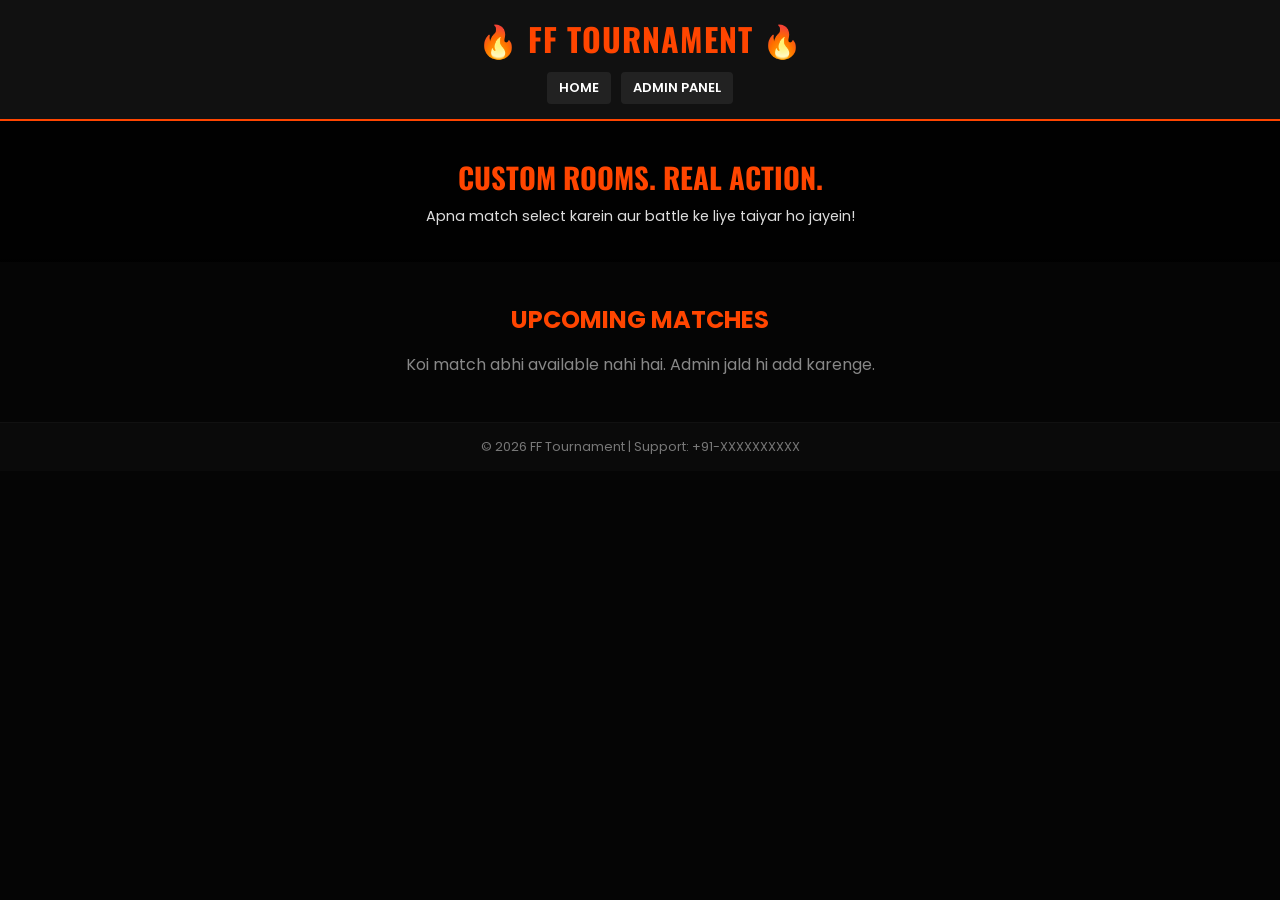
<file: public/index.html>
<!DOCTYPE html>
<html lang="en">
<head>
    <meta charset="UTF-8">
    <meta name="viewport" content="width=device-width, initial-scale=1.0">
    <title>FF Tournament - Battleground</title>
    <link rel="stylesheet" href="style.css">
</head>
<body>
    <header>
        <h1>🔥 FF TOURNAMENT 🔥</h1>
        <div class="nav"><a href="index.html">Home</a><a href="login.html">Admin Panel</a></div>
    </header>

    <div class="hero-banner">
        <h2>CUSTOM ROOMS. REAL ACTION.</h2>
        <p>Apna match select karein aur battle ke liye taiyar ho jayein!</p>
    </div>

    <h2 style="text-align: center; margin-top: 40px; color: #ff4500;">UPCOMING MATCHES</h2>
    
    <div class="match-grid" id="matchesContainer">
        <!-- JS automatically yahan match cards daal dega -->
    </div>

    <footer><p>&copy; 2026 FF Tournament | Support: +91-XXXXXXXXXX</p></footer>
    
    <!-- Yahan humne bahar wali JS file link kar di -->
    <script src="script.js"></script>
</body>
</html>
</file>
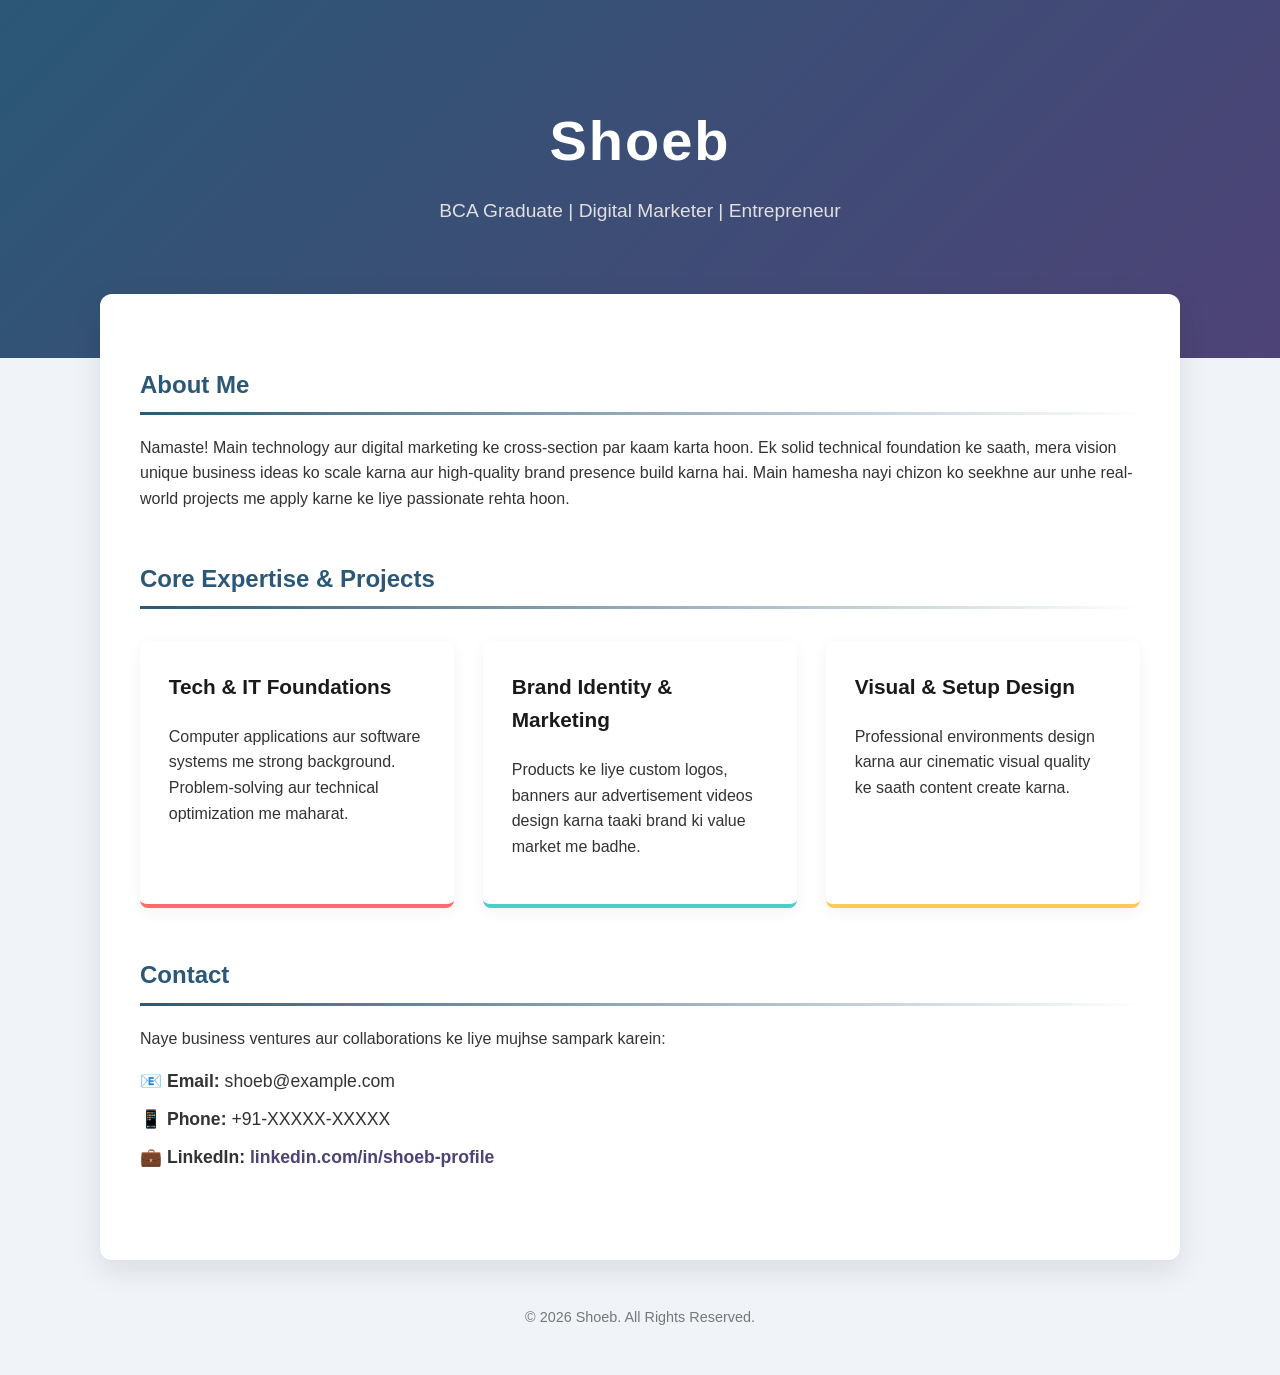
<file: got.html>
<!DOCTYPE html>
<html lang="en">
<head>
    <meta charset="UTF-8">
    <meta name="viewport" content="width=device-width, initial-scale=1.0">
    <title>Shoeb - Professional Profile</title>
    <style>
        /* Base Styles & Background */
        body { 
            font-family: 'Segoe UI', Tahoma, Geneva, Verdana, sans-serif; 
            margin: 0; 
            padding: 0; 
            color: #333; 
            line-height: 1.6; 
            background-color: #f0f4f8; /* Soft light blue/grey background */
            overflow-x: hidden;
        }

        /* Gradient & Animated Header */
        header { 
            background: linear-gradient(135deg, #2b5876 0%, #4e4376 100%); 
            color: #fff; 
            text-align: center; 
            padding: 6rem 1rem 7rem 1rem; 
            position: relative;
        }
        
        header h1 { 
            margin: 0; 
            font-size: 3.5rem; 
            letter-spacing: 2px;
            animation: fadeInDown 1s ease-out;
        }

        header p { 
            font-size: 1.2rem; 
            color: #e0e0e0; 
            margin-top: 10px; 
            font-weight: 300;
            animation: fadeInDown 1.2s ease-out;
        }

        /* Main Container */
        .container { 
            max-width: 1000px; 
            margin: auto; 
            padding: 2.5rem; 
            background: #fff;
            box-shadow: 0 10px 30px rgba(0,0,0,0.1);
            margin-top: -4rem;
            border-radius: 12px;
            position: relative;
            animation: slideUp 1s ease-out forwards;
            opacity: 0;
        }

        h2 { 
            border-bottom: 3px solid transparent;
            border-image: linear-gradient(to right, #2b5876, transparent) 1;
            padding-bottom: 0.5rem; 
            color: #2b5876; 
            margin-top: 2rem;
        }

        .section { 
            margin-bottom: 3rem; 
            animation: fadeIn 1.5s ease-out forwards;
            opacity: 0;
        }

        /* Staggered animation delays for sections */
        .section:nth-child(1) { animation-delay: 0.2s; }
        .section:nth-child(2) { animation-delay: 0.4s; }
        .section:nth-child(3) { animation-delay: 0.6s; }

        /* Colorful Grid Cards */
        .skills-grid { 
            display: grid; 
            grid-template-columns: repeat(auto-fit, minmax(280px, 1fr)); 
            gap: 1.8rem; 
            margin-top: 2rem; 
        }

        .card { 
            background: #ffffff; 
            padding: 1.8rem; 
            border-radius: 8px; 
            box-shadow: 0 4px 15px rgba(0,0,0,0.05);
            transition: all 0.4s ease;
            position: relative;
            overflow: hidden;
            z-index: 1;
        }

        /* Custom Colors for each card border */
        .card:nth-child(1) { border-bottom: 4px solid #ff6b6b; }
        .card:nth-child(2) { border-bottom: 4px solid #4ecdc4; }
        .card:nth-child(3) { border-bottom: 4px solid #feca57; }

        /* Hover Animation for Cards */
        .card:hover {
            transform: translateY(-10px);
            box-shadow: 0 15px 30px rgba(0,0,0,0.15);
        }

        .card::before {
            content: "";
            position: absolute;
            top: 0; left: 0; right: 0; bottom: 0;
            background: linear-gradient(135deg, rgba(43,88,118,0.05) 0%, rgba(78,67,118,0.05) 100%);
            z-index: -1;
            transform: scaleY(0);
            transform-origin: bottom;
            transition: transform 0.4s ease;
        }

        .card:hover::before {
            transform: scaleY(1);
        }

        .card h3 {
            margin-top: 0;
            color: #1a1a1a;
            font-size: 1.3rem;
        }

        /* Links and Footer */
        ul { list-style-type: none; padding: 0; }
        ul li { margin-bottom: 10px; font-size: 1.1rem; }
        
        a { 
            color: #4e4376; 
            text-decoration: none; 
            font-weight: bold;
            transition: color 0.3s ease;
        }
        
        a:hover {
            color: #ff6b6b;
            text-decoration: underline;
        }

        footer { 
            text-align: center; 
            padding: 2rem 0; 
            color: #777;
            font-size: 0.9rem;
            animation: fadeIn 2s ease-out;
        }

        /* --- Keyframe Animations --- */
        @keyframes slideUp {
            from { opacity: 0; transform: translateY(40px); }
            to { opacity: 1; transform: translateY(0); }
        }

        @keyframes fadeInDown {
            from { opacity: 0; transform: translateY(-20px); }
            to { opacity: 1; transform: translateY(0); }
        }

        @keyframes fadeIn {
            from { opacity: 0; }
            to { opacity: 1; }
        }
    </style>
</head>
<body>

    <header>
        <h1>Shoeb</h1>
        <p>BCA Graduate | Digital Marketer | Entrepreneur</p>
    </header>

    <div class="container">
        
        <div class="section">
            <h2>About Me</h2>
            <p>Namaste! Main technology aur digital marketing ke cross-section par kaam karta hoon. Ek solid technical foundation ke saath, mera vision unique business ideas ko scale karna aur high-quality brand presence build karna hai. Main hamesha nayi chizon ko seekhne aur unhe real-world projects me apply karne ke liye passionate rehta hoon.</p>
        </div>

        <div class="section">
            <h2>Core Expertise & Projects</h2>
            <div class="skills-grid">
                <div class="card">
                    <h3>Tech & IT Foundations</h3>
                    <p>Computer applications aur software systems me strong background. Problem-solving aur technical optimization me maharat.</p>
                </div>
                <div class="card">
                    <h3>Brand Identity & Marketing</h3>
                    <p>Products ke liye custom logos, banners aur advertisement videos design karna taaki brand ki value market me badhe.</p>
                </div>
                <div class="card">
                    <h3>Visual & Setup Design</h3>
                    <p>Professional environments design karna aur cinematic visual quality ke saath content create karna.</p>
                </div>
            </div>
        </div>

        <div class="section">
            <h2>Contact</h2>
            <p>Naye business ventures aur collaborations ke liye mujhse sampark karein:</p>
            <ul>
                <li>📧 <strong>Email:</strong> shoeb@example.com</li>
                <li>📱 <strong>Phone:</strong> +91-XXXXX-XXXXX</li>
                <li>💼 <strong>LinkedIn:</strong> <a href="#">linkedin.com/in/shoeb-profile</a></li>
            </ul>
        </div>

    </div>

    <footer>
        <p>&copy; 2026 Shoeb. All Rights Reserved.</p>
    </footer>

</body>
</html>
</file>
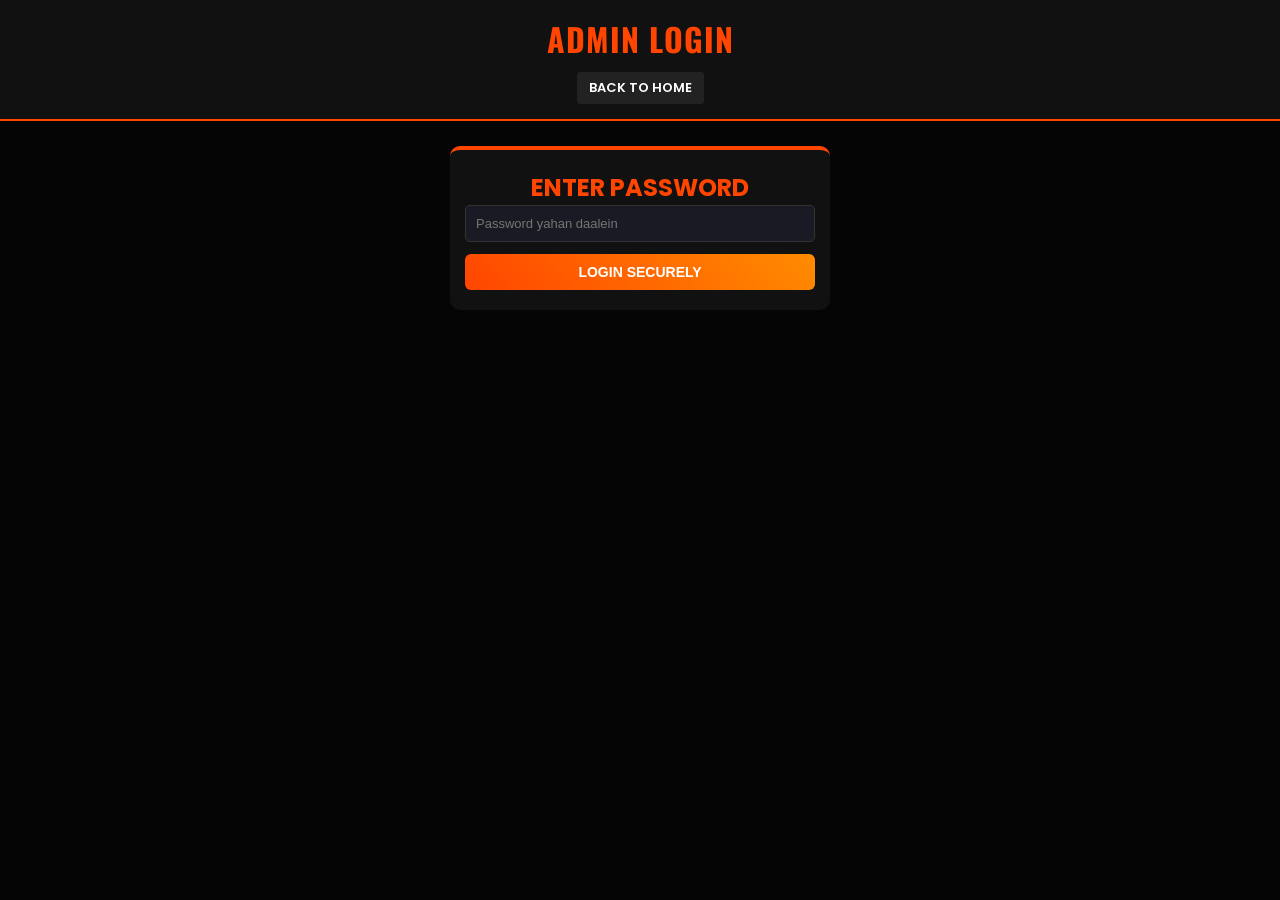
<file: public/admin.html>
<!DOCTYPE html>
<html lang="en">
<head>
    <meta charset="UTF-8">
    <meta name="viewport" content="width=device-width, initial-scale=1.0">
    <title>Admin Panel</title>
    <link rel="stylesheet" href="style.css">
</head>
<body>
    <header>
        <h1>Admin Control Panel</h1>
        <div class="nav"><a href="index.html">Homepage</a><a href="#" id="logoutBtn" style="color: #ff4500;">Logout</a></div>
    </header>

    <!-- Naya Match Add Karne Ka Form -->
    <div class="form-container">
        <h2 style="color: #ff4500; text-align: center; margin-top: 0;">ADD NEW MATCH</h2>
        <form id="addMatchForm">
            <div class="form-group"><label>Match Ka Naam</label><input type="text" id="title" required placeholder="e.g. FF Squad Battle #1"></div>
            <div class="form-group"><label>Date aur Time</label><input type="text" id="time" required placeholder="e.g. Sunday, 8:00 PM"></div>
            <div class="form-group"><label>Map</label><input type="text" id="map" required placeholder="e.g. Bermuda"></div>
            <div class="form-group"><label>Entry Fee (₹)</label><input type="number" id="fee" required placeholder="e.g. 100"></div>
            <div class="form-group"><label>Winning Prize (₹)</label><input type="number" id="prize" required placeholder="e.g. 1000"></div>
            <div class="form-group"><label>Total Slots (Spots)</label><input type="number" id="slots" required placeholder="e.g. 48"></div>
            <button type="submit" class="btn">Create Match</button>
        </form>
    </div>

    <!-- Matches Manage (Delete) Karne Ka Section -->
    <div class="form-container" style="margin-top: 20px; border-top: 4px solid #ff0000;">
        <h2 style="color: #ff0000; text-align: center; margin-top: 0;">MANAGE MATCHES</h2>
        <div id="adminMatchesList">
            <!-- JS yahan matches dikhayega delete button ke sath -->
        </div>
    </div>

    <script src="script.js"></script>
</body>
</html>
</file>
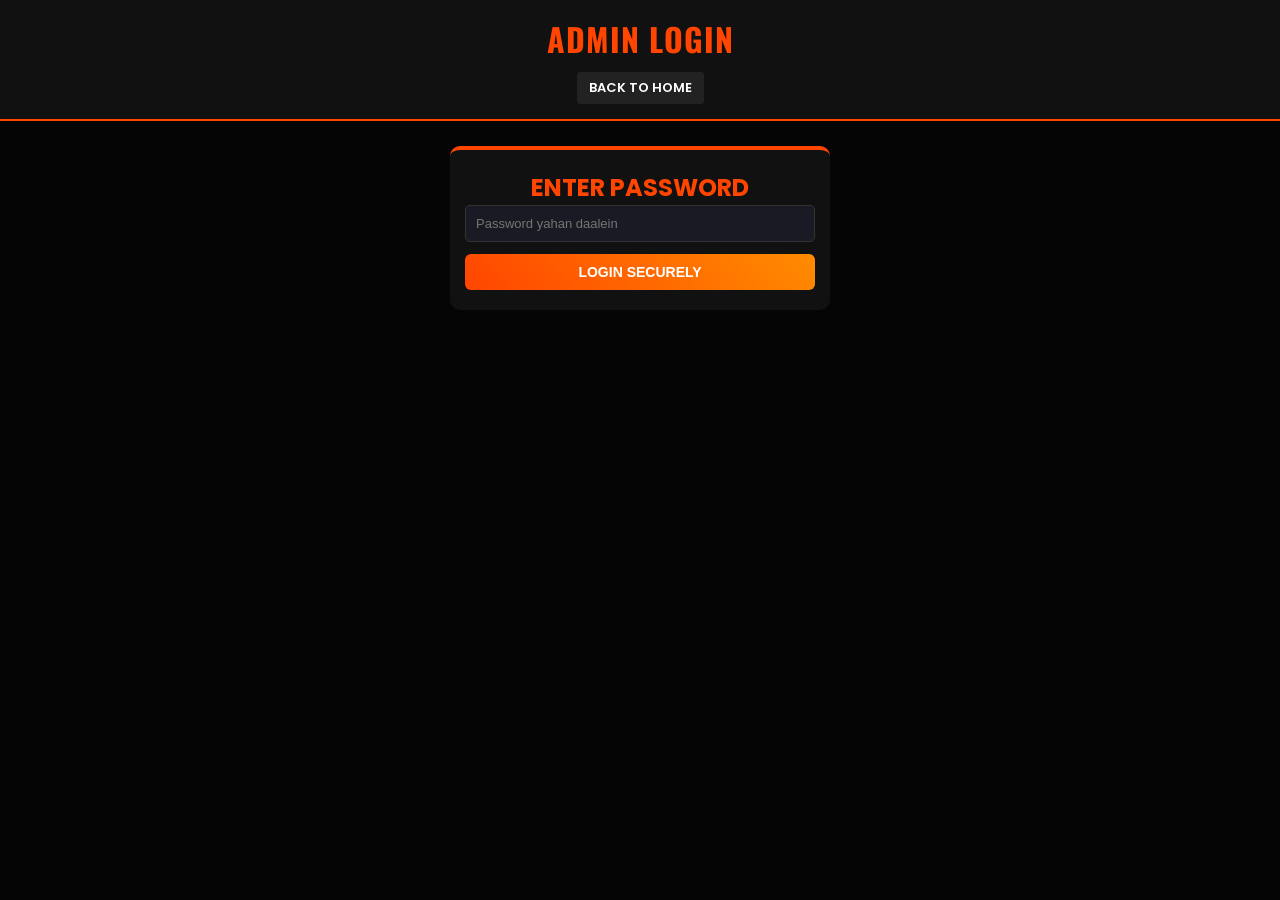
<file: public/login.html>
<!DOCTYPE html>
<html lang="en">
<head>
    <meta charset="UTF-8">
    <meta name="viewport" content="width=device-width, initial-scale=1.0">
    <title>Admin Login</title>
    <link rel="stylesheet" href="style.css">
</head>
<body>
    <header>
        <h1>ADMIN LOGIN</h1>
        <div class="nav"><a href="index.html">Back to Home</a></div>
    </header>

    <div class="form-container">
        <h2 style="color: #ff4500; text-align: center;">ENTER PASSWORD</h2>
        <form id="loginForm">
            <div class="form-group">
                <input type="password" id="adminPassword" required placeholder="Password yahan daalein">
            </div>
            <p id="errorMsg" style="color: #ff4500; display: none; text-align: center; margin-bottom: 10px;">Galat Password!</p>
            <button type="submit" class="btn">Login Securely</button>
        </form>
    </div>
    <script src="script.js"></script>
</body>
</html>
</file>
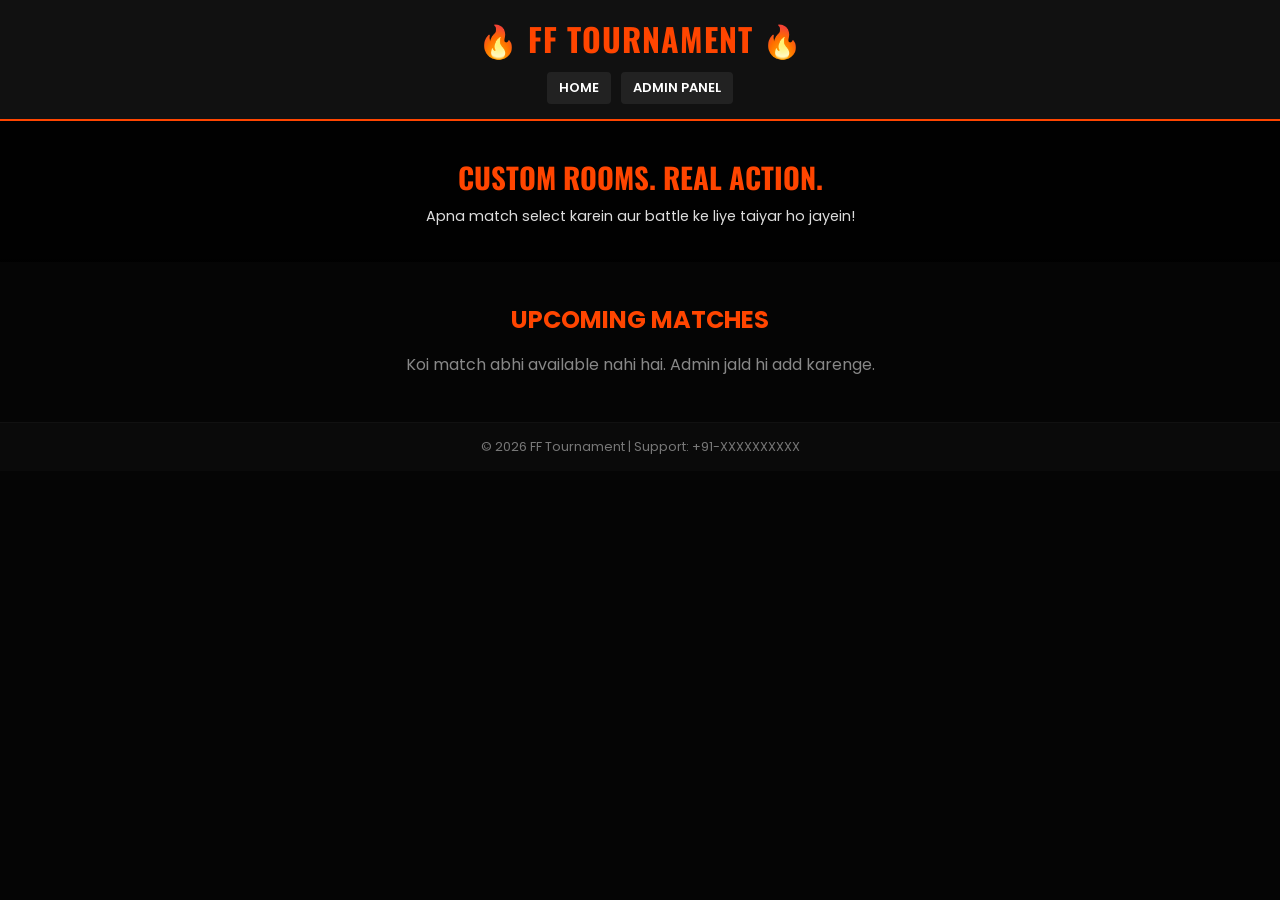
<file: public/register.html>
<!DOCTYPE html>
<html lang="en">
<head>
    <meta charset="UTF-8">
    <meta name="viewport" content="width=device-width, initial-scale=1.0">
    <title>Join Match</title>
    <link rel="stylesheet" href="style.css">
</head>
<body>
    <header>
        <h1>🔥 JOIN BATTLE 🔥</h1>
        <div class="nav"><a href="index.html">Cancel</a></div>
    </header>

    <div class="form-container">
        <h2 style="color: #ff4500; text-align: center; margin-top: 0;">TEAM ENTRY</h2>
        <p id="selectedMatchName" style="text-align:center; color:#ffcc00; font-weight:600; margin-bottom: 20px;"></p>
        
        <form id="registerForm">
            <div class="form-group"><label>Team / Squad Naam</label><input type="text" id="teamName" required placeholder="e.g. Team BOOYAH"></div>
            <div class="form-group"><label>Captain IGN</label><input type="text" id="captainName" required placeholder="FF In-game Name"></div>
            <div class="form-group"><label>WhatsApp Number</label><input type="tel" id="whatsapp" required pattern="[0-9]{10}" placeholder="10 Digit Number"></div>
            
            <div class="qr-section">
                <p style="color: #fff; font-size: 14px; margin-bottom: 10px;">Scan & Pay via UPI</p>
                <img src="https://via.placeholder.com/150?text=Upload+QR" alt="QR" style="border-radius: 5px; width: 120px;">
            </div>

            <div class="form-group"><label>UPI Transaction ID</label><input type="text" id="txnId" required placeholder="e.g. 312345678901"></div>
            <button type="submit" class="btn">Confirm Entry</button>
        </form>
    </div>
    <script src="script.js"></script>
</body>
</html>
</file>
<file: public/style.css>
@import url('https://fonts.googleapis.com/css2?family=Oswald:wght@500;700&family=Poppins:wght@300;400;600&display=swap');

/* Basic Reset & Body Setup */
* { box-sizing: border-box; margin: 0; padding: 0; }
body { 
    font-family: 'Poppins', sans-serif; 
    background-color: #050505; 
    color: #ffffff; 
    overflow-x: hidden; 
    width: 100%; 
}

/* Header & Compact Navigation */
header { 
    background-color: #111; 
    padding: 15px 10px; 
    text-align: center; 
    border-bottom: 2px solid #ff4500; 
}
header h1 { 
    font-family: 'Oswald', sans-serif; 
    font-size: 2em; 
    color: #ff4500; 
    letter-spacing: 1px; 
    margin-bottom: 5px; 
}
header p { color: #aaa; font-size: 0.85em; }

.nav { 
    margin-top: 10px; 
    display: flex; 
    justify-content: center; 
    flex-wrap: wrap; 
    gap: 10px; 
}
.nav a { 
    color: white; 
    text-decoration: none; 
    font-weight: 600; 
    font-size: 13px; 
    transition: 0.3s; 
    padding: 6px 12px; 
    background: #222; 
    border-radius: 4px; 
    text-transform: uppercase;
}
.nav a:hover { color: #fff; background: #ff4500; }

/* Hero Banner */
.hero-banner { 
    text-align: center; 
    padding: 35px 15px; 
    background: linear-gradient(rgba(0,0,0,0.8), rgba(0,0,0,0.9)), url('https://source.unsplash.com/1600x900/?gaming,esports') no-repeat center center/cover; 
}
.hero-banner h2 { font-family: 'Oswald', sans-serif; font-size: 1.8em; color: #ff4500; margin-bottom: 8px; }
.hero-banner p { font-size: 0.9em; color: #ddd; }

/* Compact Match Grid */
.match-grid { 
    display: grid; 
    /* Yahan minmax value 250px karne se mobile par perfect fit aayega */
    grid-template-columns: repeat(auto-fit, minmax(250px, 1fr)); 
    gap: 15px; 
    padding: 15px; 
    max-width: 1200px; 
    margin: 0 auto; 
    width: 100%; 
}
.match-card { 
    background: linear-gradient(145deg, #1a1a24, #111118); 
    border: 1px solid #ff4500; 
    border-radius: 10px; 
    padding: 15px; 
    text-align: center; 
    width: 100%; 
    box-shadow: 0 4px 10px rgba(255, 69, 0, 0.1); 
}
.match-card h3 { font-family: 'Oswald', sans-serif; color: #ff4500; font-size: 1.3em; margin-bottom: 10px; }
.match-card p { 
    color: #ccc; 
    font-size: 12px; 
    margin: 6px 0; 
    display: flex; 
    justify-content: space-between; 
    border-bottom: 1px solid #222; 
    padding-bottom: 4px; 
}

/* Progress Bar */
.progress-container { width: 100%; background-color: #222; border-radius: 10px; margin: 12px 0 5px 0; height: 6px; overflow: hidden; }
.progress-bar { height: 100%; background-color: #00ff00; width: 0%; transition: 0.4s ease; }
.progress-bar.full { background-color: #ff0000; }
.slots-text { font-size: 11px; color: #aaa; text-align: right; margin-bottom: 8px; display: block; }

/* Buttons */
.btn { 
    background: linear-gradient(45deg, #ff4500, #ff8c00); 
    color: #fff; 
    padding: 10px; 
    text-decoration: none; 
    border-radius: 6px; 
    font-weight: 600; 
    display: block; 
    width: 100%; 
    text-align: center; 
    border: none; 
    cursor: pointer; 
    margin-top: 8px; 
    font-size: 14px; 
    text-transform: uppercase;
}
.btn.disabled { background: #333; color: #888; cursor: not-allowed; pointer-events: none; }

/* Forms (Login, Register, Admin) */
.form-container { 
    background-color: #111; 
    padding: 20px 15px; 
    border-radius: 10px; 
    width: 95%; 
    max-width: 380px; /* PC par bhi form chota aur clean rahega */
    margin: 25px auto; 
    border-top: 4px solid #ff4500; 
}
.form-group { margin-bottom: 12px; text-align: left; }
label { display: block; margin-bottom: 4px; color: #aaa; font-size: 0.85em; }
input { 
    width: 100%; 
    padding: 10px; 
    border: 1px solid #333; 
    border-radius: 5px; 
    background-color: #1a1a24; 
    color: white; 
    font-size: 13px; 
}
input:focus { outline: none; border-color: #ff4500; }

/* QR Code Display */
.qr-section { text-align: center; padding: 10px; background-color: #1a1a24; border-radius: 8px; margin-bottom: 12px; border: 1px dashed #ff4500; }
.qr-section img { max-width: 100px; height: auto; }

/* Footer */
footer { text-align: center; padding: 15px; background-color: #0a0a0a; margin-top: 30px; color: #777; font-size: 0.8em; border-top: 1px solid #111; }

/* 📱 Mobile Specific Rules (Jahan screen bahut choti hoti hai) */
@media (max-width: 480px) {
    header h1 { font-size: 1.6em; }
    .hero-banner h2 { font-size: 1.5em; }
    .match-grid { grid-template-columns: 1fr; padding: 10px; }
    .form-container { width: 92%; padding: 15px; }
}
</file>
